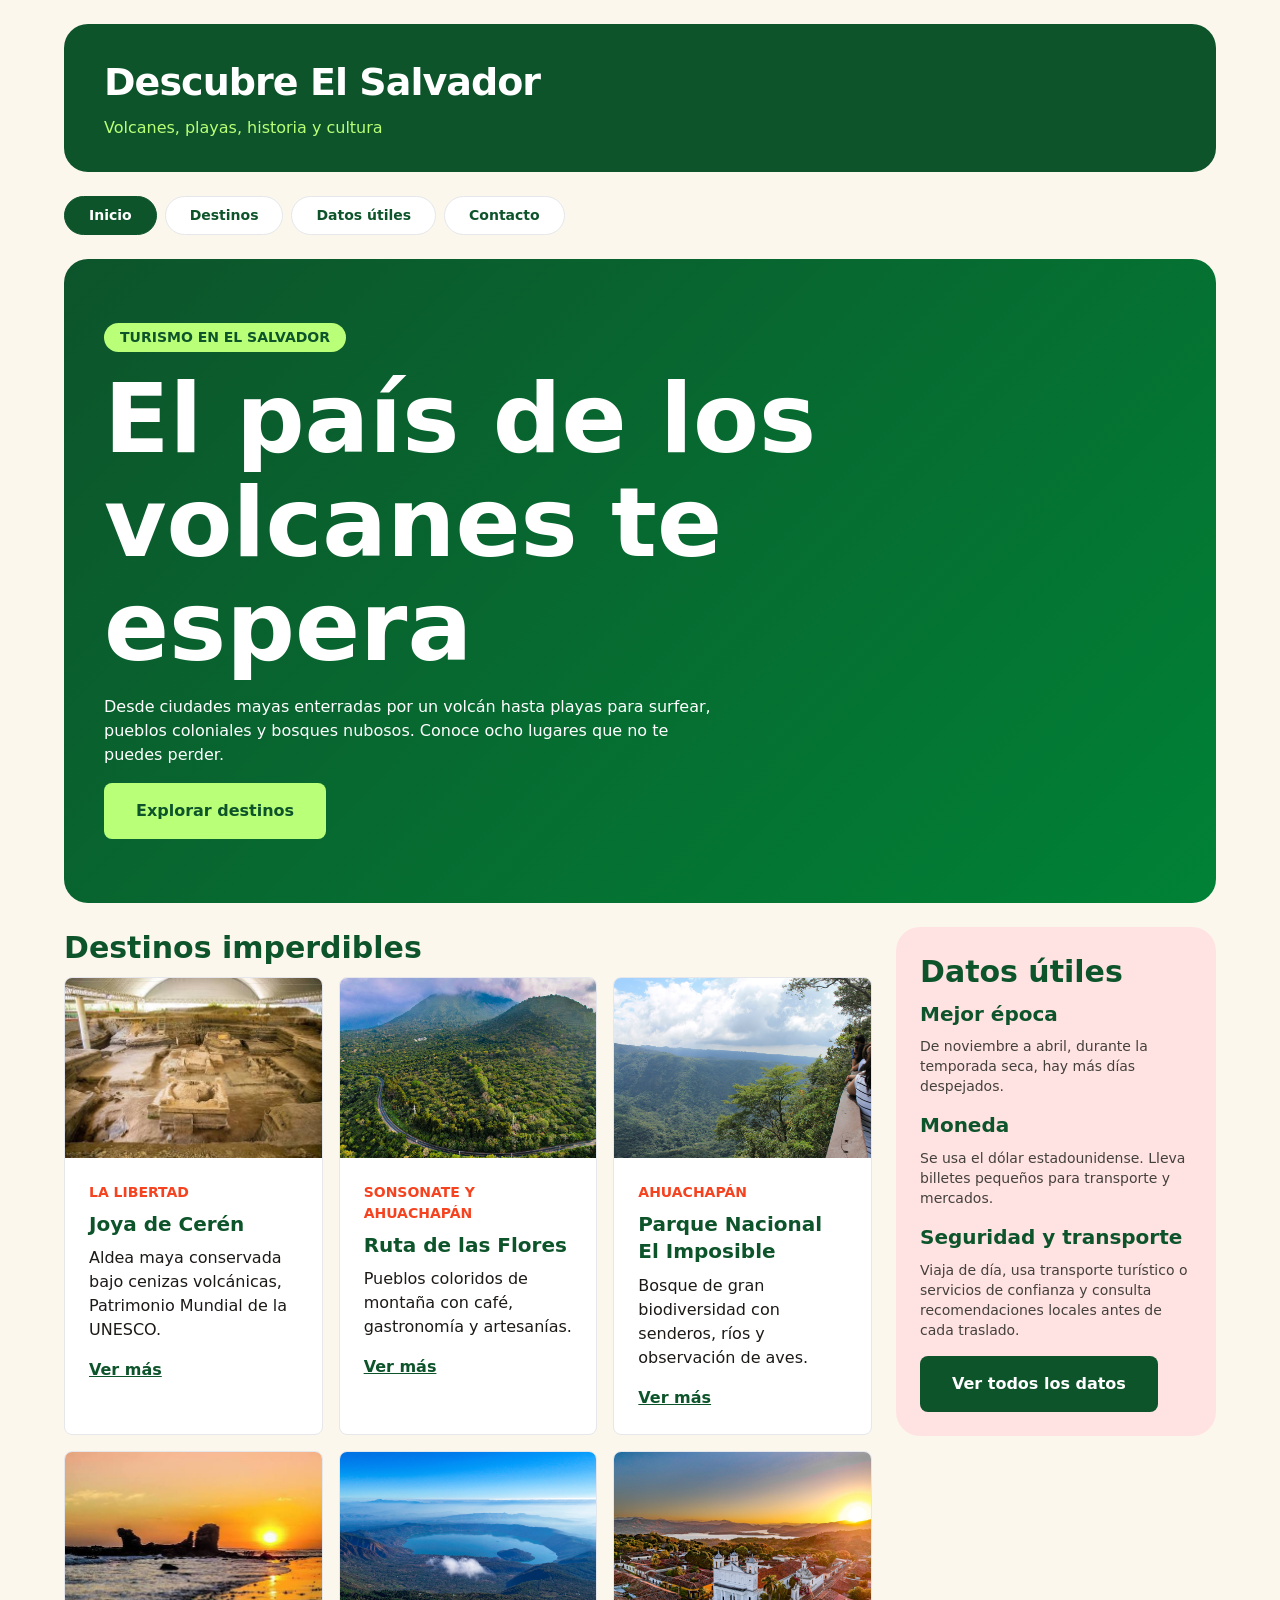
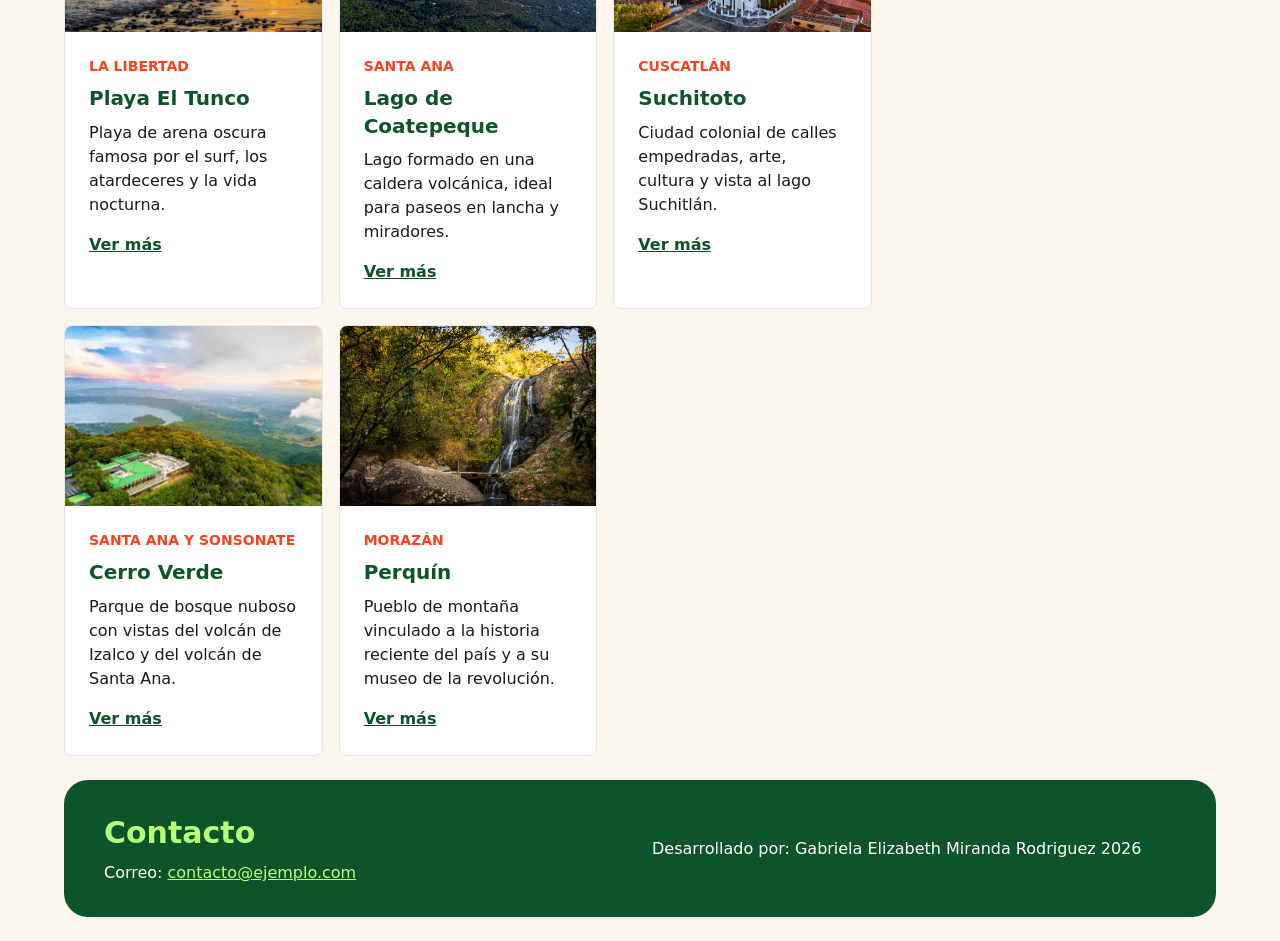
<file: 20255046_Guia3/Reto IA/index.html>
<!DOCTYPE html>
<html lang="es">
<head>
  <meta charset="UTF-8">
  <meta name="viewport" content="width=device-width, initial-scale=1.0">
  <meta name="description" content="Descubre los lugares turísticos más importantes de El Salvador.">
  <title>Descubre El Salvador</title>
  <link rel="stylesheet" href="css/style.css">
</head>
<body>
  <!-- Contenedor Grid principal: organiza toda la página -->
  <div class="pagina">

    <header class="encabezado">
      <a class="marca" href="index.html">Descubre El Salvador</a>
      <p class="lema">Volcanes, playas, historia y cultura</p>
    </header>

    <nav class="menu" aria-label="Navegación principal">
      <ul>
        <li><a href="index.html" aria-current="page">Inicio</a></li>
        <li><a href="destinos.html">Destinos</a></li>
        <li><a href="datos-utiles.html">Datos útiles</a></li>
        <li><a href="#contacto">Contacto</a></li>
      </ul>
    </nav>

    <section class="hero">
      <p class="etiqueta">Turismo en El Salvador</p>
      <h1>El país de los volcanes te espera</h1>
      <p>
        Desde ciudades mayas enterradas por un volcán hasta playas para surfear,
        pueblos coloniales y bosques nubosos. Conoce ocho lugares que no te puedes perder.
      </p>
      <a class="boton" href="#destinos">Explorar destinos</a>
    </section>

    <main class="contenido" id="destinos">
      <h2>Destinos imperdibles</h2>

      <div class="galeria">
        <article class="tarjeta">
          <img src="images/joya de ceren.jpg" alt="Estructuras del sitio arqueológico Joya de Cerén">
          <div class="tarjeta-cuerpo">
            <p class="ubicacion">La Libertad</p>
            <h3>Joya de Cerén</h3>
            <p>Aldea maya conservada bajo cenizas volcánicas, Patrimonio Mundial de la UNESCO.</p>
            <a href="destinos.html#joya-de-ceren">Ver más</a>
          </div>
        </article>

        <article class="tarjeta">
          <img src="images/rutadelasflores.jpg" alt="Calle colorida de un pueblo de la Ruta de las Flores">
          <div class="tarjeta-cuerpo">
            <p class="ubicacion">Sonsonate y Ahuachapán</p>
            <h3>Ruta de las Flores</h3>
            <p>Pueblos coloridos de montaña con café, gastronomía y artesanías.</p>
            <a href="destinos.html#ruta-de-las-flores">Ver más</a>
          </div>
        </article>

        <article class="tarjeta">
          <img src="images/Mirador_Reserva_Natural_El_Imposible.jpg" alt="Bosque del Parque Nacional El Imposible">
          <div class="tarjeta-cuerpo">
            <p class="ubicacion">Ahuachapán</p>
            <h3>Parque Nacional El Imposible</h3>
            <p>Bosque de gran biodiversidad con senderos, ríos y observación de aves.</p>
            <a href="destinos.html#el-imposible">Ver más</a>
          </div>
        </article>

        <article class="tarjeta">
          <img src="images/eltunco.jpg" alt="Playa El Tunco al atardecer con sus formaciones rocosas">
          <div class="tarjeta-cuerpo">
            <p class="ubicacion">La Libertad</p>
            <h3>Playa El Tunco</h3>
            <p>Playa de arena oscura famosa por el surf, los atardeceres y la vida nocturna.</p>
            <a href="destinos.html#el-tunco">Ver más</a>
          </div>
        </article>

        <article class="tarjeta">
          <img src="images/lagocoatepeque-01.jpg" alt="Vista del Lago de Coatepeque desde las alturas">
          <div class="tarjeta-cuerpo">
            <p class="ubicacion">Santa Ana</p>
            <h3>Lago de Coatepeque</h3>
            <p>Lago formado en una caldera volcánica, ideal para paseos en lancha y miradores.</p>
            <a href="destinos.html#coatepeque">Ver más</a>
          </div>
        </article>

        <article class="tarjeta">
          <img src="images/suchitoto.jpg" alt="Calle empedrada y casas coloniales de Suchitoto">
          <div class="tarjeta-cuerpo">
            <p class="ubicacion">Cuscatlán</p>
            <h3>Suchitoto</h3>
            <p>Ciudad colonial de calles empedradas, arte, cultura y vista al lago Suchitlán.</p>
            <a href="destinos.html#suchitoto">Ver más</a>
          </div>
        </article>

        <article class="tarjeta">
          <img src="images/cerroverde.jpg" alt="Volcán de Izalco visto desde el Parque Nacional Cerro Verde">
          <div class="tarjeta-cuerpo">
            <p class="ubicacion">Santa Ana y Sonsonate</p>
            <h3>Cerro Verde</h3>
            <p>Parque de bosque nuboso con vistas del volcán de Izalco y del volcán de Santa Ana.</p>
            <a href="destinos.html#cerro-verde">Ver más</a>
          </div>
        </article>

        <article class="tarjeta">
          <img src="images/perkin.jpg" alt="Paisaje montañoso cerca de Perquín">
          <div class="tarjeta-cuerpo">
            <p class="ubicacion">Morazán</p>
            <h3>Perquín</h3>
            <p>Pueblo de montaña vinculado a la historia reciente del país y a su museo de la revolución.</p>
            <a href="destinos.html#perquin">Ver más</a>
          </div>
        </article>
      </div>
    </main>

    <aside class="lateral" aria-label="Datos útiles">
      <h2>Datos útiles</h2>

      <section>
        <h3>Mejor época</h3>
        <p>De noviembre a abril, durante la temporada seca, hay más días despejados.</p>
      </section>

      <section>
        <h3>Moneda</h3>
        <p>Se usa el dólar estadounidense. Lleva billetes pequeños para transporte y mercados.</p>
      </section>

      <section>
        <h3>Seguridad y transporte</h3>
        <p>Viaja de día, usa transporte turístico o servicios de confianza y consulta recomendaciones locales antes de cada traslado.</p>
      </section>

      <a class="boton boton-secundario" href="datos-utiles.html">Ver todos los datos</a>
    </aside>

    <footer class="pie" id="contacto">
      <div>
        <h2>Contacto</h2>
        <p>Correo: <a href="mailto:contacto@ejemplo.com">contacto@ejemplo.com</a></p>
      </div>
      <p>Desarrollado por: Gabriela Elizabeth Miranda Rodriguez 2026</p>
    </footer>

  </div>
</body>
</html>
</file>
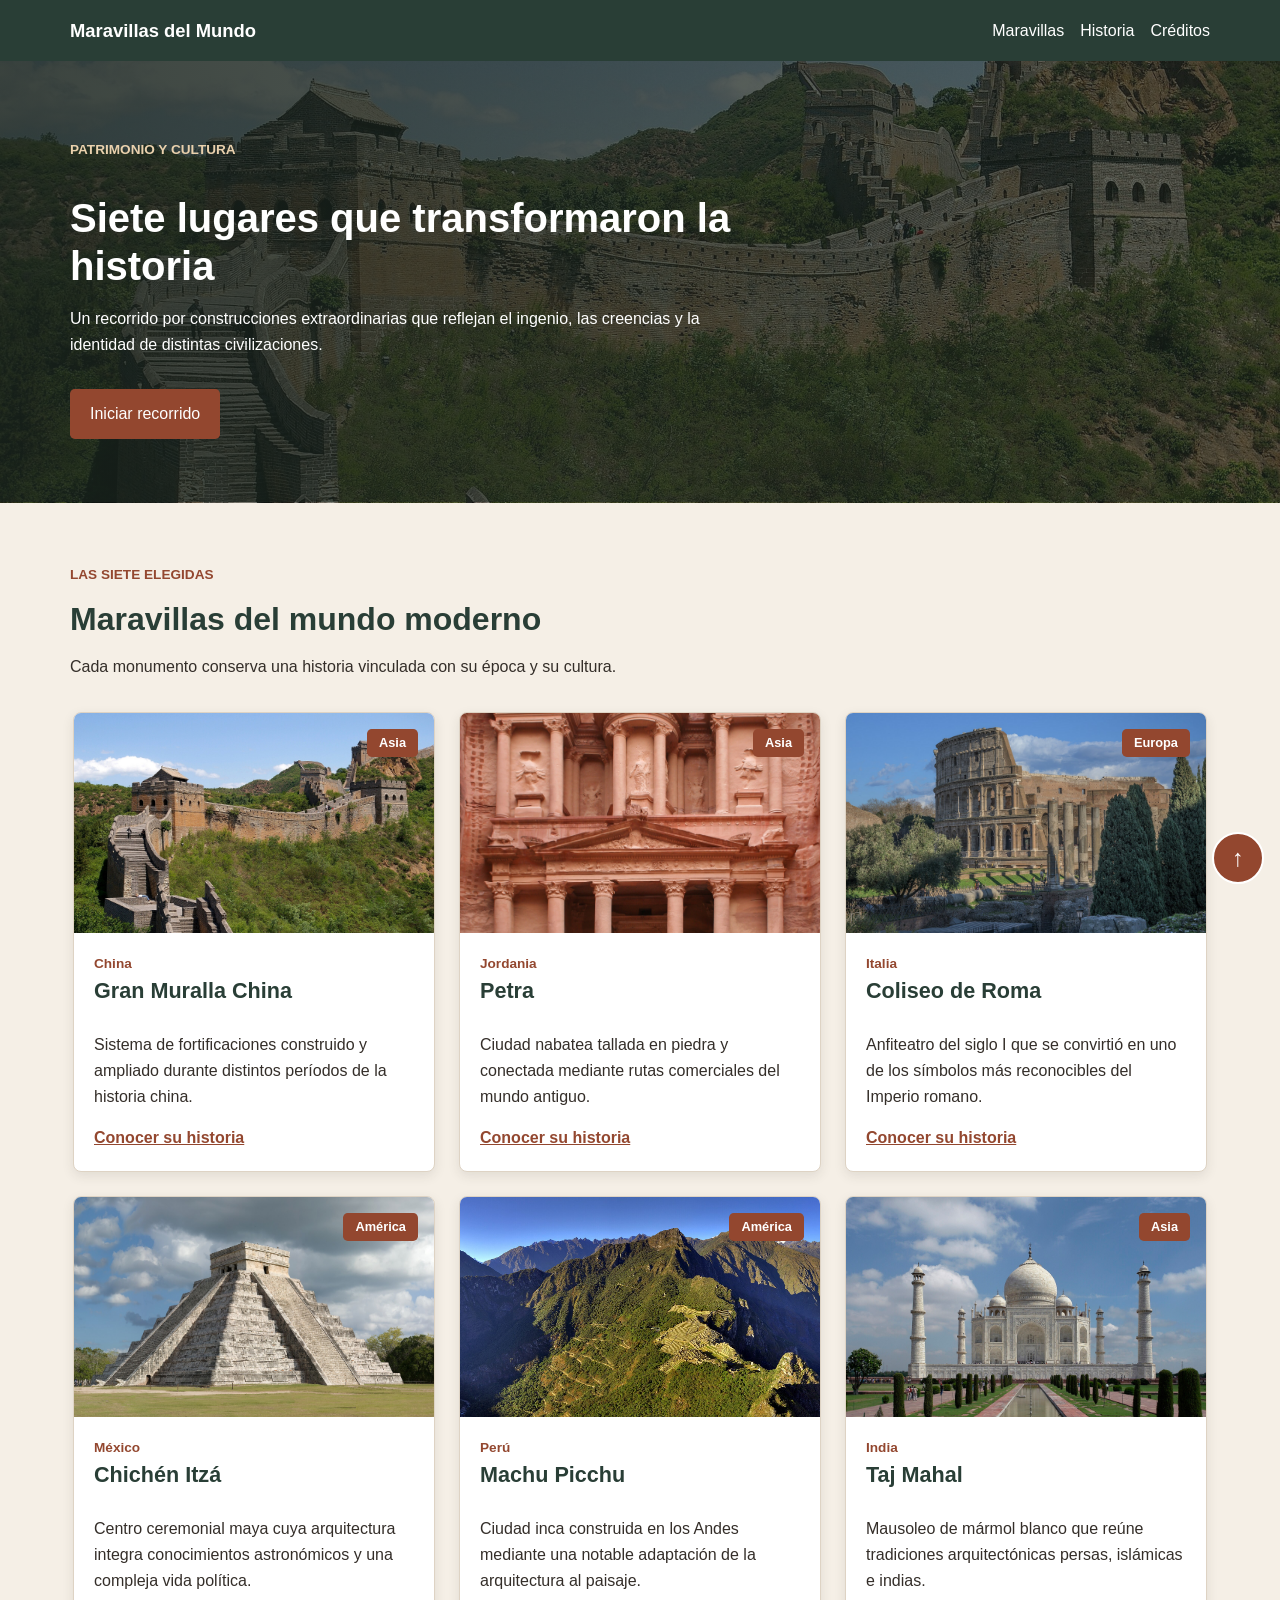
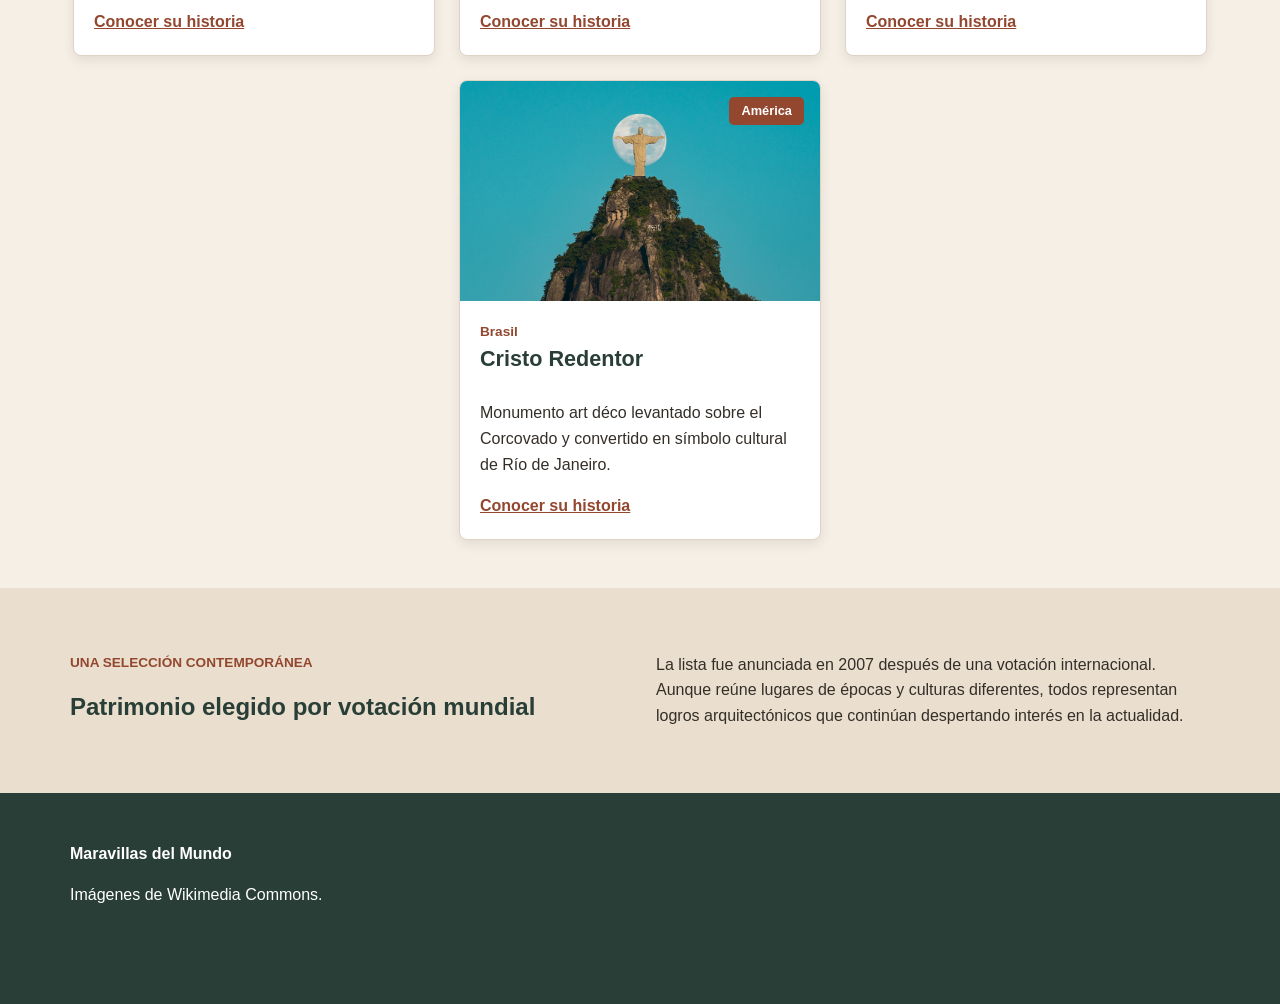
<file: 20255046_Guia3/RecursosGuia3/ejemplo1/index.html>
<!DOCTYPE html>
<html lang="es">
<head>
  <meta charset="UTF-8">
  <meta name="viewport" content="width=device-width, initial-scale=1.0">
  <meta name="description" content="Recorrido visual por las siete maravillas del mundo moderno.">
  <title>Maravillas del Mundo</title>
  <link rel="stylesheet" href="css/style.css">
</head>
<body id="inicio">
  <header class="encabezado-principal">
    <div class="contenedor barra-navegacion">
      <a class="marca" href="#inicio">Maravillas del Mundo</a>
      <nav aria-label="Navegación principal">
        <ul class="menu">
          <li><a href="#maravillas">Maravillas</a></li>
          <li><a href="#historia">Historia</a></li>
          <li><a href="#creditos">Créditos</a></li>
        </ul>
      </nav>
    </div>
  </header>

  <main>
    <section class="presentacion">
      <div class="contenedor presentacion-contenido">
        <p class="sobretitulo">Patrimonio y cultura</p>
        <h1>Siete lugares que transformaron la historia</h1>
        <p>
          Un recorrido por construcciones extraordinarias que reflejan el ingenio,
          las creencias y la identidad de distintas civilizaciones.
        </p>
        <a class="boton-principal" href="#maravillas">Iniciar recorrido</a>
      </div>
    </section>

    <section id="maravillas" class="seccion-maravillas contenedor">
      <header class="titulo-seccion">
        <p class="sobretitulo">Las siete elegidas</p>
        <h2>Maravillas del mundo moderno</h2>
        <p>Cada monumento conserva una historia vinculada con su época y su cultura.</p>
      </header>

      <div class="maravillas">
        <article class="maravilla">
          <div class="maravilla-imagen">
            <span class="continente">Asia</span>
            <img src="images/gran-muralla-china.jpg" alt="Tramo de la Gran Muralla China entre montañas">
          </div>
          <div class="maravilla-contenido">
            <p class="ubicacion">China</p>
            <h3>Gran Muralla China</h3>
            <p>Sistema de fortificaciones construido y ampliado durante distintos períodos de la historia china.</p>
            <a href="https://whc.unesco.org/en/list/438/" target="_blank"
              rel="noopener noreferrer">Conocer su historia</a>
          </div>
        </article>

        <article class="maravilla">
          <div class="maravilla-imagen">
            <span class="continente">Asia</span>
            <img src="images/petra.jpg" alt="Fachada de Al Khazneh excavada en la roca de Petra">
          </div>
          <div class="maravilla-contenido">
            <p class="ubicacion">Jordania</p>
            <h3>Petra</h3>
            <p>Ciudad nabatea tallada en piedra y conectada mediante rutas comerciales del mundo antiguo.</p>
            <a href="https://whc.unesco.org/en/list/326/" target="_blank"
              rel="noopener noreferrer">Conocer su historia</a>
          </div>
        </article>

        <article class="maravilla">
          <div class="maravilla-imagen">
            <span class="continente">Europa</span>
            <img src="images/coliseo-roma.jpg" alt="Vista exterior del Coliseo y el Foro Romano">
          </div>
          <div class="maravilla-contenido">
            <p class="ubicacion">Italia</p>
            <h3>Coliseo de Roma</h3>
            <p>Anfiteatro del siglo I que se convirtió en uno de los símbolos más reconocibles del Imperio romano.</p>
            <a href="https://whc.unesco.org/en/list/91/" target="_blank"
              rel="noopener noreferrer">Conocer su historia</a>
          </div>
        </article>

        <article class="maravilla">
          <div class="maravilla-imagen">
            <span class="continente">América</span>
            <img src="images/chichen-itza.jpg" alt="Templo de Kukulkán en Chichén Itzá">
          </div>
          <div class="maravilla-contenido">
            <p class="ubicacion">México</p>
            <h3>Chichén Itzá</h3>
            <p>Centro ceremonial maya cuya arquitectura integra conocimientos astronómicos y una compleja vida política.</p>
            <a href="https://whc.unesco.org/en/list/483/" target="_blank"
              rel="noopener noreferrer">Conocer su historia</a>
          </div>
        </article>

        <article class="maravilla">
          <div class="maravilla-imagen">
            <span class="continente">América</span>
            <img src="images/machu-picchu.jpg" alt="Ciudadela de Machu Picchu entre montañas">
          </div>
          <div class="maravilla-contenido">
            <p class="ubicacion">Perú</p>
            <h3>Machu Picchu</h3>
            <p>Ciudad inca construida en los Andes mediante una notable adaptación de la arquitectura al paisaje.</p>
            <a href="https://whc.unesco.org/en/list/274/" target="_blank"
              rel="noopener noreferrer">Conocer su historia</a>
          </div>
        </article>

        <article class="maravilla">
          <div class="maravilla-imagen">
            <span class="continente">Asia</span>
            <img src="images/taj-mahal.jpg" alt="Taj Mahal visto desde sus jardines">
          </div>
          <div class="maravilla-contenido">
            <p class="ubicacion">India</p>
            <h3>Taj Mahal</h3>
            <p>Mausoleo de mármol blanco que reúne tradiciones arquitectónicas persas, islámicas e indias.</p>
            <a href="https://whc.unesco.org/en/list/252/" target="_blank"
              rel="noopener noreferrer">Conocer su historia</a>
          </div>
        </article>

        <article class="maravilla">
          <div class="maravilla-imagen">
            <span class="continente">América</span>
            <img src="images/cristo-redentor.jpg" alt="Cristo Redentor sobre el cerro del Corcovado">
          </div>
          <div class="maravilla-contenido">
            <p class="ubicacion">Brasil</p>
            <h3>Cristo Redentor</h3>
            <p>Monumento art déco levantado sobre el Corcovado y convertido en símbolo cultural de Río de Janeiro.</p>
            <a href="https://whc.unesco.org/en/list/1100/" target="_blank"
              rel="noopener noreferrer">Conocer su historia</a>
          </div>
        </article>
      </div>
    </section>

    <section id="historia" class="seccion-historia">
      <div class="contenedor historia-contenido">
        <div>
          <p class="sobretitulo">Una selección contemporánea</p>
          <h2>Patrimonio elegido por votación mundial</h2>
        </div>
        <p>
          La lista fue anunciada en 2007 después de una votación internacional.
          Aunque reúne lugares de épocas y culturas diferentes, todos representan
          logros arquitectónicos que continúan despertando interés en la actualidad.
        </p>
      </div>
    </section>
  </main>

  <a class="volver-arriba" href="#inicio" aria-label="Volver al inicio">↑</a>

  <footer id="creditos" class="pie-pagina">
    <div class="contenedor pie-contenido">
      <p><strong>Maravillas del Mundo</strong></p>
      <p>Imágenes de Wikimedia Commons.</p>
    </div>
  </footer>
</body>
</html>
</file>
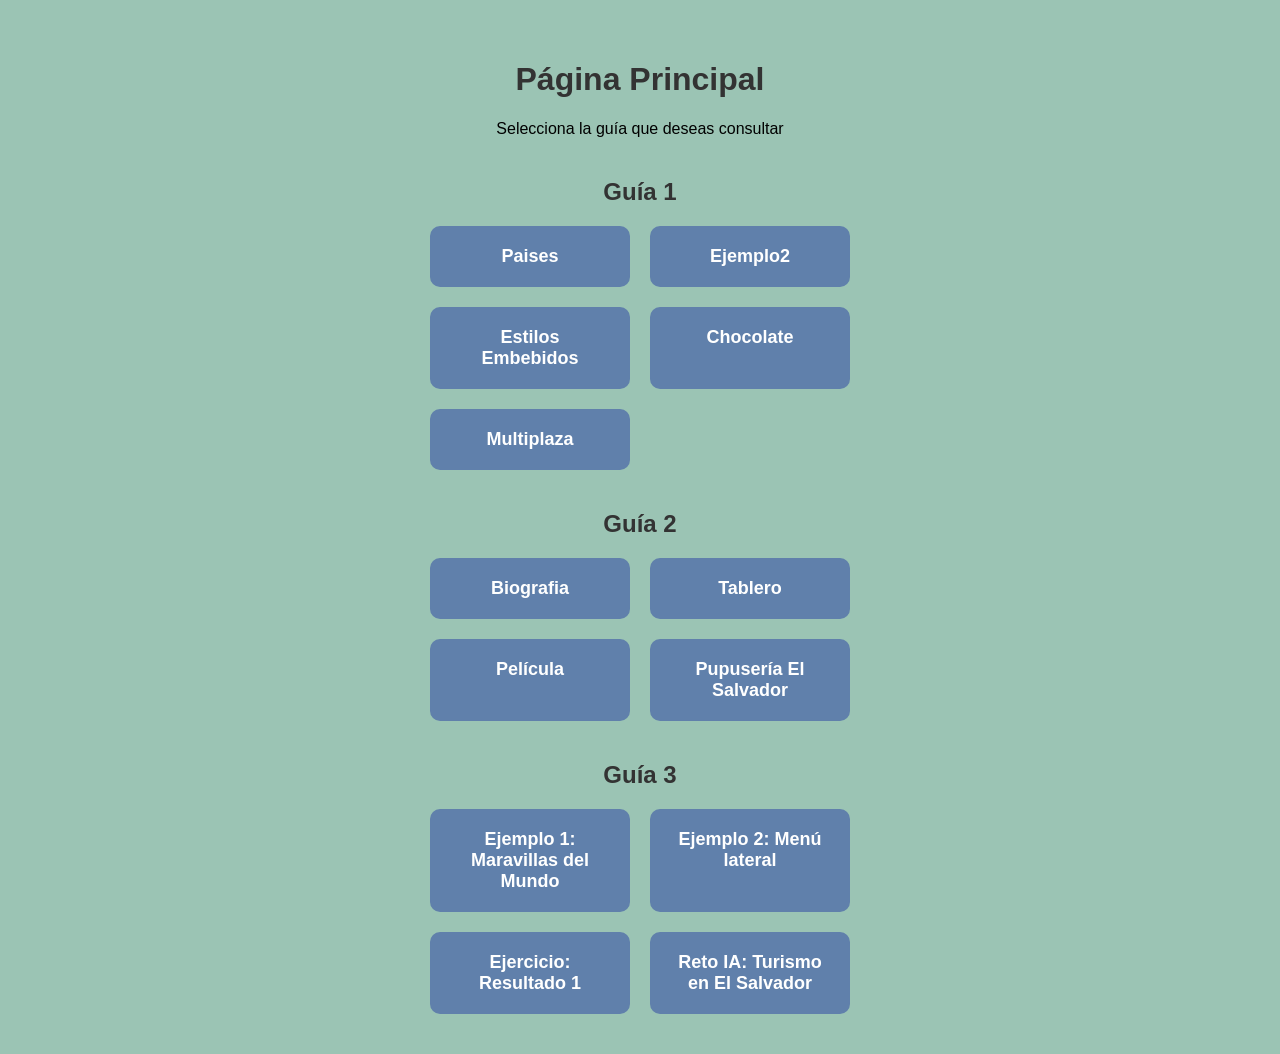
<file: IndexPagina.html>
<!DOCTYPE html>
<html lang="es">
<head>
    <meta charset="UTF-8">
    <meta name="viewport" content="width=device-width, initial-scale=1.0">
    <title>Página Principal</title>

    <style>
        body {
            font-family: Arial, sans-serif;
            text-align: center;
            background-color: #9bc4b4;
            margin: 0;
            padding: 40px;
        }

        h1 {
            color: #333;
        }

        h2 {
            color: #333;
            margin-top: 40px;
        }

        .contenedor {
            display: grid;
            grid-template-columns: repeat(2, 200px);
            gap: 20px;
            justify-content: center;
            margin-top: 30px;
        }

        h2 + .contenedor {
            margin-top: 15px;
        }

        .boton {
            background-color: #6080ab;
            color: white;
            padding: 20px;
            text-decoration: none;
            border-radius: 10px;
            font-size: 18px;
            font-weight: bold;
            display: block;
        }

        .boton:hover {
            background-color: #b879b1;
        }
    </style>
</head>

<body>

    <h1>Página Principal</h1>
    <p>Selecciona la guía que deseas consultar</p>

    <h2>Guía 1</h2>
    <div class="contenedor">
        <a href="./Guia 1 html/Paises.html" class="boton">Paises</a>
        <a href="./Guia 1 html/ejemplo2.html" class="boton">Ejemplo2</a>
        <a href="./Guia 1 html/estilos_embebidos.html" class="boton">Estilos Embebidos</a>
        <a href="./Guia 1 html/Chocolate.html" class="boton">Chocolate</a>
        <a href="./Guia 1 html/Multiplaza.html" class="boton">Multiplaza</a>
    </div>

    <h2>Guía 2</h2>
    <div class="contenedor">
        <a href="./Biografia/biografia.html" class="boton">Biografia</a>
        <a href="./Tablero/tablero.html" class="boton">Tablero</a>
        <a href="./pelicula.html" class="boton">Película</a>
        <a href="./index.html" class="boton">Pupusería El Salvador</a>

    </div>

    <h2>Guía 3</h2>
    <div class="contenedor">
        <a href="./20255046_Guia3/RecursosGuia3/ejemplo1/index.html" class="boton">Ejemplo 1: Maravillas del Mundo</a>
        <a href="./20255046_Guia3/RecursosGuia3/ejemplo2/index.html" class="boton">Ejemplo 2: Menú lateral</a>
        <a href="./20255046_Guia3/RecursosGuia3/ejercicio/ejercicio.html" class="boton">Ejercicio: Resultado 1</a>
        <a href="./20255046_Guia3/Reto IA/Turismo2.mp4" class="boton">Reto IA: Turismo en El Salvador</a>
    </div>
</body>
</html>
</file>
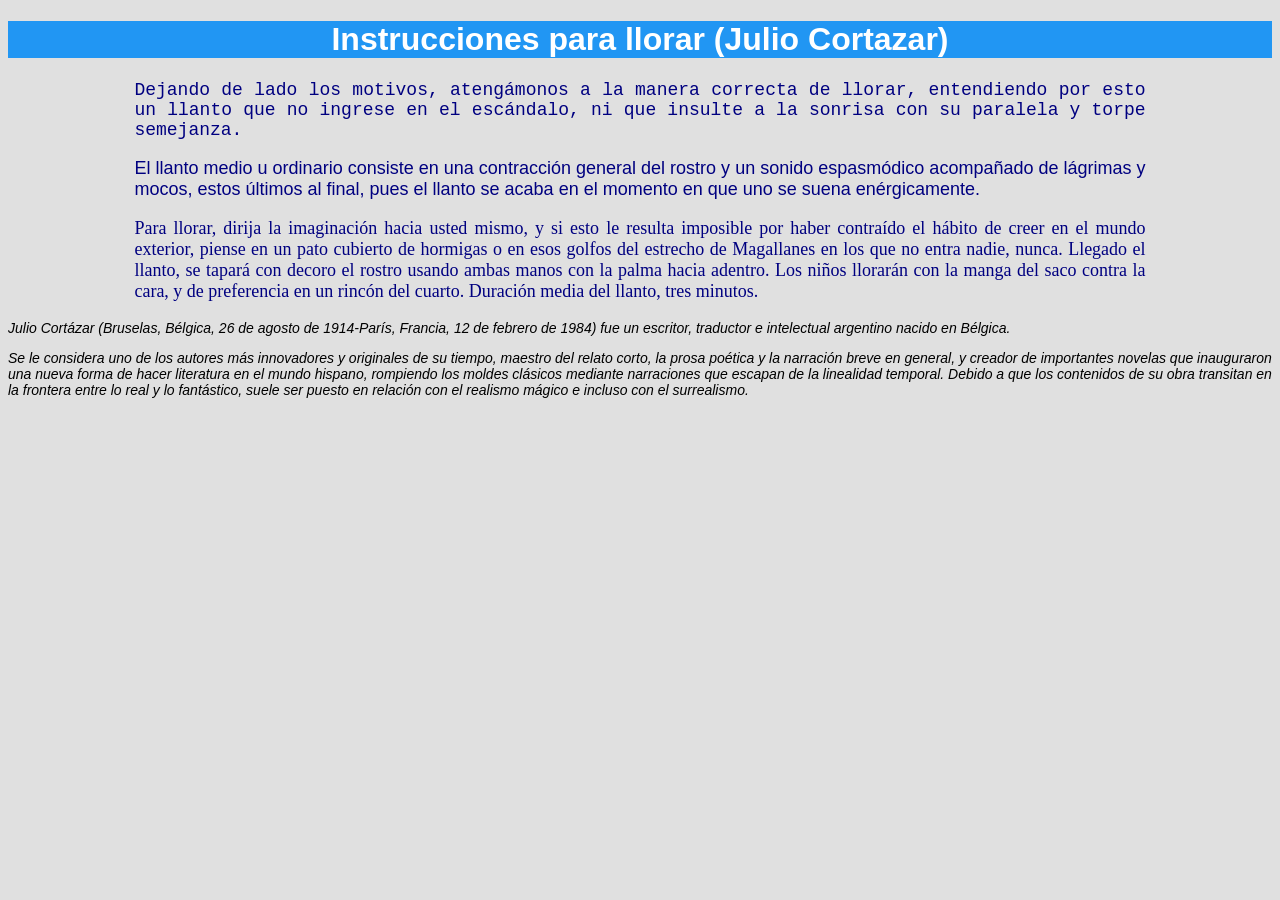
<file: Guia 1 html/ejemplo2.html>
<!DOCTYPE html>
<html lang="en">
<head>
    <meta charset="UTF-8">
    <meta name="viewport" content="width=device-width, initial-scale=1.0">
    <title>Usando la etiqueta style</title>
    <link rel="stylesheet" href="../Css guia1/estilo2.css">
</head>
<body>
    <h1>Instrucciones para llorar (Julio Cortazar)</h1>
    <div class="contenido">
        <p class="cuento parrafo1">Dejando de lado los motivos, atengámonos a la manera correcta de llorar, entendiendo por esto un llanto que no ingrese en el escándalo, ni que insulte a la sonrisa con su paralela y torpe semejanza.
        </p>

        <p class="cuento parrafo2">El llanto medio u ordinario consiste en una contracción general del rostro y un sonido espasmódico acompañado de lágrimas y mocos, estos últimos al final, pues el llanto se acaba en el momento en que uno se suena enérgicamente.</p>

        <p class="cuento parrafo3">Para llorar, dirija la imaginación hacia usted mismo, y si esto le resulta imposible por haber contraído el hábito de creer en el mundo exterior, piense en un pato cubierto de hormigas o en esos golfos del estrecho de Magallanes en los que no entra nadie, nunca. Llegado el llanto, se tapará con decoro el rostro usando ambas manos con la palma hacia adentro. Los niños llorarán con la manga del saco contra la cara, y de preferencia en un rincón del cuarto. Duración media del llanto, tres minutos.
        </p>
    </div>
    <div class="autor">
        <p class="julio">
            Julio Cortázar (Bruselas, Bélgica, 26 de agosto de 1914-París, Francia, 12 de febrero de 1984) fue un escritor, traductor e intelectual argentino nacido en Bélgica.
        </p>
        <p class="julio">
            Se le considera uno de los autores más innovadores y originales de su tiempo, maestro del relato corto, la prosa poética y la narración breve en general, y creador de importantes novelas que inauguraron una nueva forma de hacer literatura en el mundo hispano, rompiendo los moldes clásicos mediante narraciones que escapan de la linealidad temporal. Debido a que los contenidos de su obra transitan en la frontera entre lo real y lo fantástico, suele ser puesto en relación con el realismo mágico e incluso con el surrealismo.
        </p>
    </div>
</body>
</html>
</file>
<file: 20255046_Guia3/Reto IA/css/style.css>
:root {
  /* Colors */
  --color-forest-stage: #0d542b;
  --color-lime-sprout: #b9ff78;
  --color-ember-coral: #f54320;
  --color-coral-whisper: #ffe3e3;
  --color-cream-paper: #fcf7ed;
  --color-true-black: #000000;
  --color-midnight-ink: #1c1917;
  --color-stone: #44403b;
  --color-slate: #292524;
  --color-ash: #d6d3d1;
  --color-fog: #e5e7eb;
  --color-pure-white: #ffffff;
  --color-moss: #008236;

  /* Typography — Font Families */
  --font-gt-alpina-condensed: 'GT Alpina Condensed', ui-sans-serif, system-ui, -apple-system, BlinkMacSystemFont, "Segoe UI", Roboto, sans-serif;
  --font-gt-america-standard: 'GT America Standard', ui-sans-serif, system-ui, -apple-system, BlinkMacSystemFont, "Segoe UI", Roboto, sans-serif;
  --font-gt-america-extended: 'GT America Extended', ui-sans-serif, system-ui, -apple-system, BlinkMacSystemFont, "Segoe UI", Roboto, sans-serif;
  --font-gt-america-condensed: 'GT America Condensed', ui-sans-serif, system-ui, -apple-system, BlinkMacSystemFont, "Segoe UI", Roboto, sans-serif;
  --font-intervariable: 'InterVariable', ui-sans-serif, system-ui, -apple-system, BlinkMacSystemFont, "Segoe UI", Roboto, sans-serif;

  /* Typography — Scale */
  --text-caption: 10px;
  --leading-caption: 1;
  --tracking-caption: 0px;
  --text-body-sm: 14px;
  --leading-body-sm: 1.43;
  --tracking-body-sm: 0px;
  --text-body: 16px;
  --leading-body: 1.5;
  --tracking-body: -0.007px;
  --text-subheading: 20px;
  --leading-subheading: 1.5;
  --tracking-subheading: -0.14px;
  --text-heading-sm: 24px;
  --leading-heading-sm: 1.33;
  --tracking-heading-sm: -0.17px;
  --text-heading: 30px;
  --leading-heading: 1.38;
  --tracking-heading: -0.21px;
  --text-heading-lg: 38px;
  --leading-heading-lg: 1.38;
  --tracking-heading-lg: -0.95px;
  --text-display: 96px;
  --leading-display: 1.08;
  --tracking-display: 0px;

  /* Typography — Weights */
  --font-weight-regular: 400;
  --font-weight-bold: 700;

  /* Spacing */
  --spacing-unit: 8px;
  --spacing-8: 8px;
  --spacing-16: 16px;
  --spacing-24: 24px;
  --spacing-32: 32px;
  --spacing-40: 40px;
  --spacing-48: 48px;
  --spacing-64: 64px;
  --spacing-104: 104px;

  /* Layout */
  --page-max-width: 1200px;
  --section-gap: 64px;
  --card-padding: 24px;
  --element-gap: 16px;

  /* Border Radius */
  --radius-lg: 8px;
  --radius-3xl: 24px;

  /* Named Radii */
  --radius-cards: 8px;
  --radius-pills: 9999px;
  --radius-buttons: 8px;
  --radius-productframes: 24px;

  /* Surfaces */
  --surface-forest-stage: #0d542b;
  --surface-cream-paper: #fcf7ed;
  --surface-pure-white-card: #ffffff;
  --surface-coral-whisper: #ffe3e3;
}

/* ===== Base ===== */
* {
  box-sizing: border-box;
}

body {
  margin: 0;
  font-family: var(--font-intervariable);
  font-size: var(--text-body);
  line-height: var(--leading-body);
  letter-spacing: var(--tracking-body);
  color: var(--color-midnight-ink);
  background-color: var(--surface-cream-paper);
}

img {
  display: block;
  max-width: 100%;
}

a {
  color: var(--color-forest-stage);
}

a:hover,
a:focus-visible {
  color: var(--color-ember-coral);
}

h1,
h2,
h3 {
  margin: 0 0 var(--spacing-8);
  font-family: var(--font-gt-alpina-condensed);
  line-height: var(--leading-heading);
  color: var(--color-forest-stage);
}

h2 {
  font-size: var(--text-heading);
}

h3 {
  font-size: var(--text-subheading);
}

p {
  margin: 0 0 var(--spacing-16);
}

/* =========================================================
   LAYOUT PRINCIPAL CON CSS GRID
   ========================================================= */
.pagina {
  /* Convierte el contenedor en una cuadrícula (Grid container) */
  display: grid;

  /* Dos columnas: la primera ocupa el espacio sobrante (1fr, con minmax(0, 1fr)
     para que no desborde) y la segunda mide 320px (barra lateral) */
  grid-template-columns: minmax(0, 1fr) 320px;

  /* Alto de cada fila: auto se ajusta al contenido; 1fr en la fila del contenido
     reparte el espacio restante para empujar el pie hacia abajo */
  grid-template-rows: auto auto auto 1fr auto;

  /* Dibuja el mapa de la página: cada palabra es el nombre de un área.
     Repetir un nombre hace que ese elemento ocupe varias celdas */
  grid-template-areas:
    "encabezado encabezado"
    "menu       menu"
    "hero       hero"
    "contenido  lateral"
    "pie        pie";

  /* Separación entre filas y columnas de la cuadrícula */
  gap: var(--spacing-24);

  max-width: var(--page-max-width);
  min-height: 100vh;
  margin: 0 auto;
  padding: var(--spacing-24);
}

/* grid-area asigna cada elemento (Grid item) a un área del mapa anterior */
.encabezado { grid-area: encabezado; }
.menu       { grid-area: menu; }
.hero       { grid-area: hero; }
.contenido  { grid-area: contenido; }
.lateral    { grid-area: lateral; }
.pie        { grid-area: pie; }

/* Variante de las páginas extra: una sola columna, sin barra lateral.
   El selector doble (.pagina.pagina--simple) tiene más peso y prevalece */
.pagina.pagina--simple {
  grid-template-columns: minmax(0, 1fr);
  grid-template-rows: auto auto 1fr auto;
  grid-template-areas:
    "encabezado"
    "menu"
    "contenido"
    "pie";
}

/* ===== Encabezado ===== */
.encabezado {
  padding: var(--spacing-32) var(--spacing-40);
  color: var(--color-pure-white);
  background-color: var(--surface-forest-stage);
  border-radius: var(--radius-productframes);
}

.marca {
  font-family: var(--font-gt-alpina-condensed);
  font-size: var(--text-heading-lg);
  font-weight: var(--font-weight-bold);
  letter-spacing: var(--tracking-heading-lg);
  line-height: var(--leading-heading-lg);
  text-decoration: none;
  color: var(--color-pure-white);
}

.marca:hover,
.marca:focus-visible {
  color: var(--color-lime-sprout);
}

.lema {
  margin: var(--spacing-8) 0 0;
  color: var(--color-lime-sprout);
}

/* ===== Menú (Flexbox solo dentro del componente) ===== */
.menu ul {
  display: flex;
  flex-wrap: wrap;
  gap: var(--spacing-8);
  margin: 0;
  padding: 0;
  list-style: none;
}

.menu a {
  display: block;
  padding: var(--spacing-8) var(--spacing-24);
  font-size: var(--text-body-sm);
  font-weight: var(--font-weight-bold);
  text-decoration: none;
  color: var(--color-forest-stage);
  background-color: var(--surface-pure-white-card);
  border: 1px solid var(--color-fog);
  border-radius: var(--radius-pills);
}

.menu a:hover,
.menu a:focus-visible {
  color: var(--color-forest-stage);
  background-color: var(--color-lime-sprout);
}

.menu a[aria-current="page"] {
  color: var(--color-pure-white);
  background-color: var(--color-forest-stage);
  border-color: var(--color-forest-stage);
}

/* ===== Hero ===== */
.hero {
  padding: var(--spacing-64) var(--spacing-40);
  color: var(--color-pure-white);
  background: linear-gradient(135deg, var(--color-forest-stage), var(--color-moss));
  border-radius: var(--radius-productframes);
}

.hero h1 {
  max-width: 14ch;
  margin-bottom: var(--spacing-16);
  font-size: clamp(48px, 9vw, var(--text-display));
  line-height: var(--leading-display);
  color: var(--color-pure-white);
}

.hero p {
  max-width: 60ch;
}

.etiqueta {
  display: inline-block;
  margin-bottom: var(--spacing-16);
  padding: 4px var(--spacing-16);
  font-size: var(--text-body-sm);
  font-weight: var(--font-weight-bold);
  text-transform: uppercase;
  color: var(--color-forest-stage);
  background-color: var(--color-lime-sprout);
  border-radius: var(--radius-pills);
}

/* ===== Botones ===== */
.boton {
  display: inline-block;
  padding: var(--spacing-16) var(--spacing-32);
  font-weight: var(--font-weight-bold);
  text-decoration: none;
  color: var(--color-forest-stage);
  background-color: var(--color-lime-sprout);
  border-radius: var(--radius-buttons);
}

.boton:hover,
.boton:focus-visible {
  color: var(--color-pure-white);
  background-color: var(--color-ember-coral);
}

.boton-secundario {
  color: var(--color-pure-white);
  background-color: var(--color-forest-stage);
}

/* ===== Contenido principal ===== */
.titulo-pagina {
  font-size: var(--text-heading-lg);
  line-height: var(--leading-heading-lg);
  letter-spacing: var(--tracking-heading-lg);
}

.intro {
  max-width: 70ch;
  margin-bottom: var(--spacing-32);
  color: var(--color-stone);
}

/* ===== Galería de tarjetas (Grid anidado) ===== */
.galeria {
  display: grid;

  /* repeat + auto-fill + minmax: crea tantas columnas de al menos 240px
     como quepan; cada una crece por igual (1fr) para llenar el ancho */
  grid-template-columns: repeat(auto-fill, minmax(240px, 1fr));

  gap: var(--element-gap);
}

.tarjeta {
  overflow: hidden;
  background-color: var(--surface-pure-white-card);
  border: 1px solid var(--color-fog);
  border-radius: var(--radius-cards);
}

.tarjeta img {
  width: 100%;
  height: 180px;
  object-fit: cover;
  background-color: var(--color-ash);
}

.tarjeta-cuerpo {
  padding: var(--card-padding);
}

.ubicacion {
  margin-bottom: var(--spacing-8);
  font-size: var(--text-body-sm);
  font-weight: var(--font-weight-bold);
  text-transform: uppercase;
  color: var(--color-ember-coral);
}

.tarjeta-cuerpo a {
  font-weight: var(--font-weight-bold);
}

.galeria-datos {
  grid-template-columns: repeat(auto-fill, minmax(280px, 1fr));
}

.tarjeta-dato {
  border-top: 4px solid var(--color-lime-sprout);
}

/* ===== Barra lateral ===== */
.lateral {
  align-self: start;
  padding: var(--card-padding);
  background-color: var(--surface-coral-whisper);
  border-radius: var(--radius-productframes);
}

.lateral section {
  margin-bottom: var(--spacing-16);
}

.lateral p {
  font-size: var(--text-body-sm);
  line-height: var(--leading-body-sm);
  color: var(--color-stone);
}

/* ===== Página de destinos ===== */
.detalle-lista {
  display: grid;
  gap: var(--spacing-32);
}

.detalle {
  display: grid;

  /* Dos columnas: imagen fija de 320px y texto flexible */
  grid-template-columns: 320px minmax(0, 1fr);
  gap: var(--spacing-24);
  align-items: start;
  padding: var(--card-padding);
  background-color: var(--surface-pure-white-card);
  border: 1px solid var(--color-fog);
  border-radius: var(--radius-cards);
  scroll-margin-top: var(--spacing-24);
}

.detalle img {
  width: 100%;
  height: 240px;
  object-fit: cover;
  background-color: var(--color-ash);
  border-radius: var(--radius-cards);
}

.detalle ul {
  margin: 0;
  padding-left: var(--spacing-24);
  color: var(--color-stone);
}

/* ===== Pie de página ===== */
.pie {
  display: grid;

  /* Dos columnas iguales dentro del pie: contacto y créditos */
  grid-template-columns: repeat(2, minmax(0, 1fr));
  gap: var(--spacing-24);
  align-items: center;
  padding: var(--spacing-32) var(--spacing-40);
  color: var(--color-pure-white);
  background-color: var(--surface-forest-stage);
  border-radius: var(--radius-productframes);
}

.pie h2 {
  color: var(--color-lime-sprout);
}

.pie a {
  color: var(--color-lime-sprout);
}

.pie a:hover,
.pie a:focus-visible {
  color: var(--color-pure-white);
}

.pie p {
  margin: 0;
}

/* =========================================================
   RESPONSIVE: pantallas angostas (menos de 768px)
   ========================================================= */
@media (max-width: 768px) {
  .pagina {
    /* Una sola columna */
    grid-template-columns: minmax(0, 1fr);

    /* Se redefine el mapa: la barra lateral pasa debajo del contenido */
    grid-template-rows: auto;
    grid-template-areas:
      "encabezado"
      "menu"
      "hero"
      "contenido"
      "lateral"
      "pie";
    padding: var(--spacing-16);
  }

  .encabezado,
  .hero,
  .pie {
    padding: var(--spacing-24);
  }

  .detalle {
    grid-template-columns: minmax(0, 1fr);
  }

  .pie {
    grid-template-columns: minmax(0, 1fr);
  }
}
</file>
<file: 20255046_Guia3/RecursosGuia3/ejemplo1/css/style.css>
/* ===== Variables ===== */
:root {
  --color-texto: #342e29;
  --color-fondo: #f5efe6;
  --color-principal: #293e36;
  --color-acento: #93472f;
  --color-superficie: #ffffff;
  --color-contraste: #ead1ad;
  --color-borde: #ded3c4;
  --color-fondo-secundario: #eadfce;
  --color-capa-inicial: rgba(25, 35, 29, 0.85);
  --color-capa-final: rgba(25, 35, 29, 0.65);
  --color-sombra: rgba(52, 46, 41, 0.10);
}

/* ===== Base ===== */
html {
  /* Evita que los destinos internos queden ocultos bajo el encabezado adherido (paso 42g) */
  scroll-padding-top: 4.5rem;
}

body {
  margin: 0;
  font-family: "Segoe UI", Arial, sans-serif;
  line-height: 1.6;
  color: var(--color-texto);
  background-color: var(--color-fondo);
}

.contenedor {
  width: 90%;
  max-width: 1140px;
  margin: 0 auto;
}

img {
  max-width: 100%;
}

h1,
h2,
h3 {
  line-height: 1.2;
}

h2,
h3 {
  color: var(--color-principal);
}

a {
  color: var(--color-acento);
}

a:hover,
a:focus-visible {
  color: var(--color-principal);
}

/* ===== Encabezado y menú ===== */

/* PASO 35 - position: sticky sin coordenada
   PREGUNTA a) ¿Permanece adherido el encabezado?
   RESPUESTA: No. Sin una coordenada, el encabezado se desplaza junto con la página como un
   elemento normal.
   PREGUNTA b) ¿Qué información falta para indicar el punto de adhesión?
   RESPUESTA: Falta el umbral: top, bottom, left o right. Indica a qué distancia del borde
   de la ventana debe quedarse fijo el elemento.

   PASO 36 - top: 0
   OBSERVACIÓN: Con top: 0 el encabezado se queda pegado arriba. Mientras no tenga z-index,
   las etiquetas de las tarjetas (z-index: 1) pasan por encima de él al desplazarse.

   PASO 37 - z-index: 10
   PREGUNTA: ¿Por qué el encabezado necesita un valor superior al de las etiquetas?
   RESPUESTA: Porque un z-index más alto se dibuja más cerca del usuario. Las etiquetas
   tienen z-index: 1, así que el encabezado necesita un valor mayor (10) para quedar por
   encima y que las etiquetas pasen por detrás de él. */
.encabezado-principal {
  position: sticky;
  top: 0;
  z-index: 10;
  color: var(--color-superficie);
  background-color: var(--color-principal);
}

.marca {
  color: var(--color-superficie);
  font-size: 1.15rem;
  font-weight: bold;
  text-decoration: none;
}

.barra-navegacion {
  display: flex;
  justify-content: space-between;
  align-items: center;
  flex-wrap: wrap;
  gap: 0.75rem 2rem;
  padding: 1rem 0;
}

.menu {
  margin: 0;
  padding: 0;
  list-style: none;
  display: flex;
  flex-wrap: wrap;
  gap: 1rem;
}

.menu a {
  color: var(--color-superficie);
  text-decoration: none;
}

.menu a:hover,
.menu a:focus-visible {
  color: var(--color-contraste);
}

/* ===== Presentación principal ===== */
.presentacion {
  padding: 4rem 0;
  color: var(--color-superficie);
  background-color: var(--color-principal);
  background-image:
    linear-gradient(
      to right,
      var(--color-capa-inicial),
      var(--color-capa-final)
    ),
    url("../images/gran-muralla-china.jpg");
  background-size: cover;
  background-position: center;
}

.presentacion h1 {
  max-width: 760px;
  margin-bottom: 1rem;
  font-size: 2.5rem;
}

.presentacion p {
  max-width: 640px;
}

.sobretitulo {
  font-size: 0.85rem;
  font-weight: bold;
  text-transform: uppercase;
  color: var(--color-acento);
}

.presentacion .sobretitulo {
  color: var(--color-contraste);
}

.boton-principal {
  display: inline-block;
  margin-top: 1rem;
  padding: 0.75rem 1.25rem;
  color: var(--color-superficie);
  background-color: var(--color-acento);
  border-radius: 0.3rem;
  text-decoration: none;
}

.boton-principal:hover,
.boton-principal:focus-visible {
  color: var(--color-principal);
  background-color: var(--color-contraste);
}

/* ===== Galería ===== */
.seccion-maravillas {
  padding: 3rem 0;
}

.titulo-seccion {
  max-width: 680px;
  margin-bottom: 2rem;
}

.titulo-seccion h2 {
  margin: 0 0 0.75rem;
  font-size: 2rem;
}

/* PASO 16 - Solo display: flex
   PREGUNTA a) ¿Cuántas filas intenta formar Flexbox? Una sola. flex-wrap vale nowrap por defecto, así que intenta meter las siete
   tarjetas en la misma línea.
   PREGUNTA b) ¿Qué ocurre con el ancho de las tarjetas?  Se comprimen (flex-shrink: 1 por defecto) hasta caber en el contenedor, y
   quedan muy angostas.
   PREGUNTA c) ¿El contenido permanece cómodo de leer? No. El texto queda en columnas muy estrechas y las tarjetas se ven apretadas.

   PASO 17 - flex-wrap: wrap
   PREGUNTA: Explique qué cambió. Las tarjetas ya no se comprimen en una sola fila. Cuando no caben, pasan a una
   nueva línea. Aun así su tamaño depende del contenido y no es uniforme, por eso se
   necesita el paso siguiente.

   PASO 18 - flex: 1 1 300px en .maravilla
   OBSERVACIÓN: Al cambiar el ancho del navegador cambia la cantidad de tarjetas por fila,
   porque cada una parte de 300px y se reorganiza según el espacio disponible.

   PASO 19 - gap: 1.5rem
   PREGUNTA: Diferencia entre el espacio creado por gap y el relleno interior de la tarjeta? Gap es el espacio ENTRE las tarjetas, fuera de ellas, y no se agrega en los
   bordes exteriores del contenedor. El padding es el espacio DENTRO de cada tarjeta, entre
   su borde y su contenido.

   PASO 20 - Última fila incompleta
   PREGUNTA a) ¿Por qué la última tarjeta crece más que las de una fila completa? Porque flex-grow reparte el espacio libre de cada fila entre los elementos de
   esa fila. La última fila tiene menos tarjetas, así que a cada una le toca más espacio.
   PREGUNTA b) ¿Qué valor de flex permite ese crecimiento? El primer valor de flex: 1 1 300px, es decir flex-grow: 1.
   PREGUNTA c) ¿Resulta visualmente conveniente que ocupe todo el espacio? No. Se ve desproporcionada y mucho más ancha que las demás.
   SOLUCIÓN: max-width: 360px en .maravilla y justify-content: center en .maravillas. */

.maravillas {
  display: flex;
  flex-wrap: wrap;
  gap: 1.5rem;
  justify-content: center;
}

/* ===== Tarjetas ===== */

/* PASO 22 - overflow: hidden
   PREGUNTA: ¿Por qué ahora se respetan las esquinas redondeadas?
   Sin overflow: hidden, la fotografía es un rectángulo que sobresale por las
   esquinas redondeadas. Con overflow: hidden, la tarjeta recorta todo lo que excede su área,
   incluida la curva del border-radius, y la imagen sigue el redondeo. */
.maravilla {
  flex: 1 1 300px;
  max-width: 360px;
  display: flex;
  flex-direction: column;
  background-color: var(--color-superficie);
  border: 1px solid var(--color-borde);
  border-radius: 0.5rem;
  box-shadow: 0 4px 12px var(--color-sombra);
  overflow: hidden;
}

/* PASO 23 - width: 100% y height: 220px (sin object-fit)
   PREGUNTA a) ¿Mantienen su proporción? No. Al forzar ancho y alto al mismo tiempo, las fotos se estiran o se aplastan.
   PREGUNTA b) ¿Qué diferencia se observa entre la fotografía vertical y las horizontales?  La de Petra, que es vertical, se deforma mucho más: se ensancha y queda muy
   aplastada. Las horizontales se parecen más al formato de la caja y se distorsionan menos.

   PASO 24 - object-fit
   contain: la foto completa cabe dentro del área, sin deformarse, pero pueden quedar espacios
   vacíos a los lados o arriba y abajo.
   cover: la foto llena toda el área y mantiene su proporción, pero recorta lo que sobra.
   PREGUNTA: ¿Qué parte del contenido puede perderse con cover? Los bordes que no caben. En fotos verticales como Petra se pierden la parte
   superior e inferior, y en fotos muy anchas se pierden los laterales. */
.maravilla img {
  display: block;
  width: 100%;
  height: 220px;
  object-fit: cover;
}

/* PASO 26 - Enlaces alineados
   PREGUNTA: ¿Qué espacio absorbe el margen automático?  El espacio libre vertical sobrante dentro de .maravilla-contenido (una columna
   flex), entre el último párrafo y el enlace. Con margin-top: auto ese espacio queda arriba
   del enlace y lo empuja al fondo de la tarjeta.
   NOTA: align-items: flex-start no funciona en un elemento hijo; por eso se usa
   align-self: flex-start en el enlace. */
.maravilla-contenido {
  display: flex;
  flex-direction: column;
  flex-grow: 1;
  padding: 1.25rem;
}

.ubicacion {
  margin: 0;
  font-size: 0.85rem;
  font-weight: bold;
  color: var(--color-acento);
}

.maravilla h3 {
  margin: 0.25rem 0 0.75rem;
  font-size: 1.35rem;
}

.maravilla-contenido a {
  margin-top: auto;
  align-self: flex-start;
  font-weight: bold;
}

/* ===== Etiquetas sobre las fotografías ===== */

/* PASO 33: .maravilla-imagen es el antecesor posicionado, y .continente sale del flujo. */
.maravilla-imagen {
  position: relative;
}

.continente {
  position: absolute;
  top: 1rem;
  right: 1rem;
  z-index: 1;
  padding: 0.25rem 0.75rem;
  color: var(--color-superficie);
  background-color: var(--color-acento);
  border-radius: 0.3rem;
  font-size: 0.8rem;
  font-weight: bold;
}

/* ===== Botón volver arriba ===== */

/* PASO 38
   PREGUNTA a) ¿Cuál conserva su espacio original? El encabezado (sticky). Sigue ocupando su lugar en el flujo normal. El botón
   fixed sale del flujo y no reserva espacio.
   PREGUNTA b) ¿Cuál permanece ubicado respecto de la ventana desde el inicio? El botón (fixed). Siempre se posiciona respecto de la ventana. El sticky solo se
   fija cuando alcanza el punto de adhesión (top: 0). */
.volver-arriba {
  position: fixed;
  right: 1rem;
  bottom: 1rem;
  z-index: 20;
  display: flex;
  justify-content: center;
  align-items: center;
  width: 48px;
  height: 48px;
  color: var(--color-superficie);
  background-color: var(--color-acento);
  border: 2px solid var(--color-superficie);
  border-radius: 50%;
  font-size: 1.5rem;
  text-decoration: none;
}

/* ===== Sección histórica ===== */
.seccion-historia {
  padding: 3rem 0;
  background-color: var(--color-fondo-secundario);
}

.historia-contenido {
  display: flex;
  flex-wrap: wrap;
  gap: 2rem;
  align-items: center;
}

.historia-contenido > * {
  flex: 1 1 300px;
}

/* ===== Pie de página ===== */
.pie-pagina {
  padding: 2rem 0 5rem;
  color: var(--color-superficie);
  background-color: var(--color-principal);
}
</file>
<file: Css guia1/estilo2.css>
body{
            background-color: #E0E0E0;
            font-family: Arial, sans-serif;
        }

        h1{
            background-color: #2196F3;
            color:white;
            text-align: center;
        }

        div.contenido{
            margin: 0 auto; /*centrando la caja */
            width: 80%;
        }

        p{
            font-size: 18px;
        }

        .cuento{
            color:navy;
            text-align: justify;
        }

        .parrafo1{
            font-family: "Courier New", monospace; /*  se cambia de tipografia */
        }

        .parrafo2{
            font-family: Verdana, Geneva, sans-serif;
        }

        .parrafo3{
            font-family: Georgia, "Times New Roman",Times, serif;
        }

        div.autor{
            font-style: italic; /* autor afecta a todo el contenido dentro de div autor */
        }

        p.julio{
            font-size: 14px;
        }
</file>
